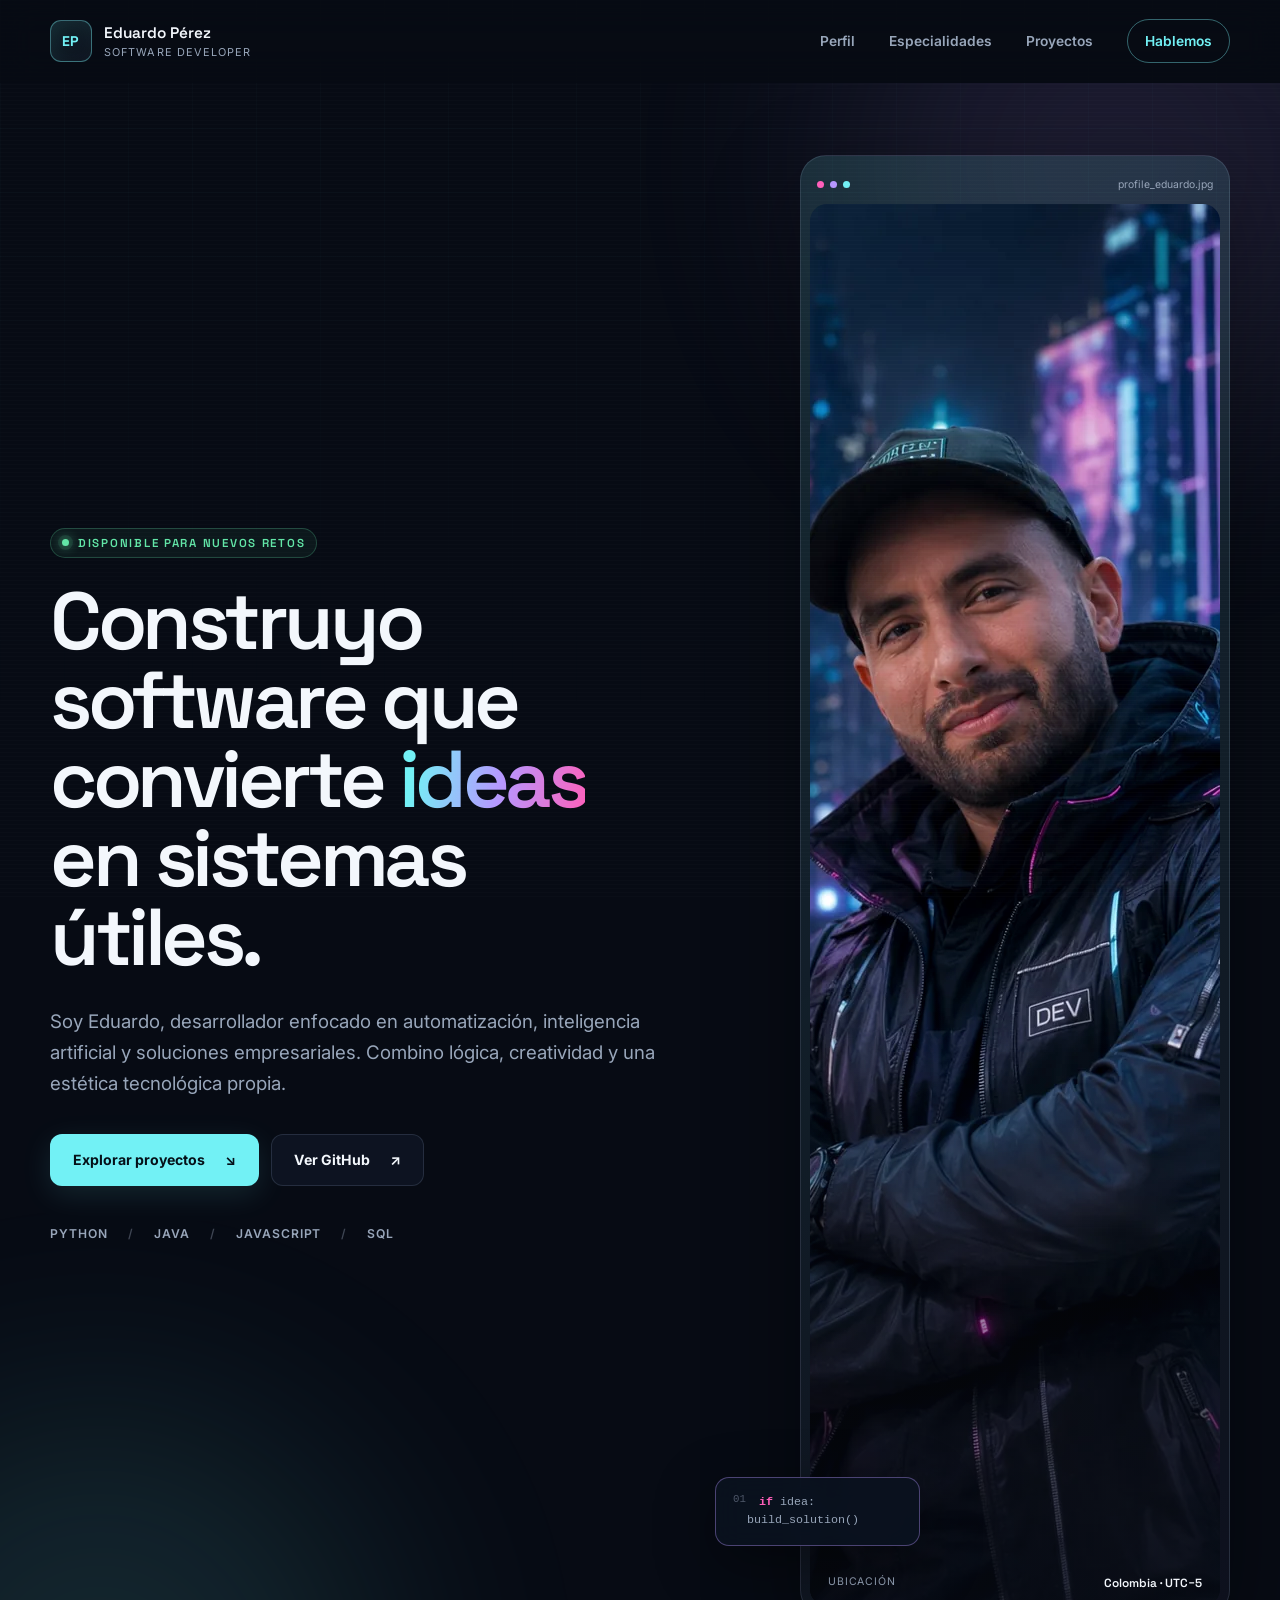
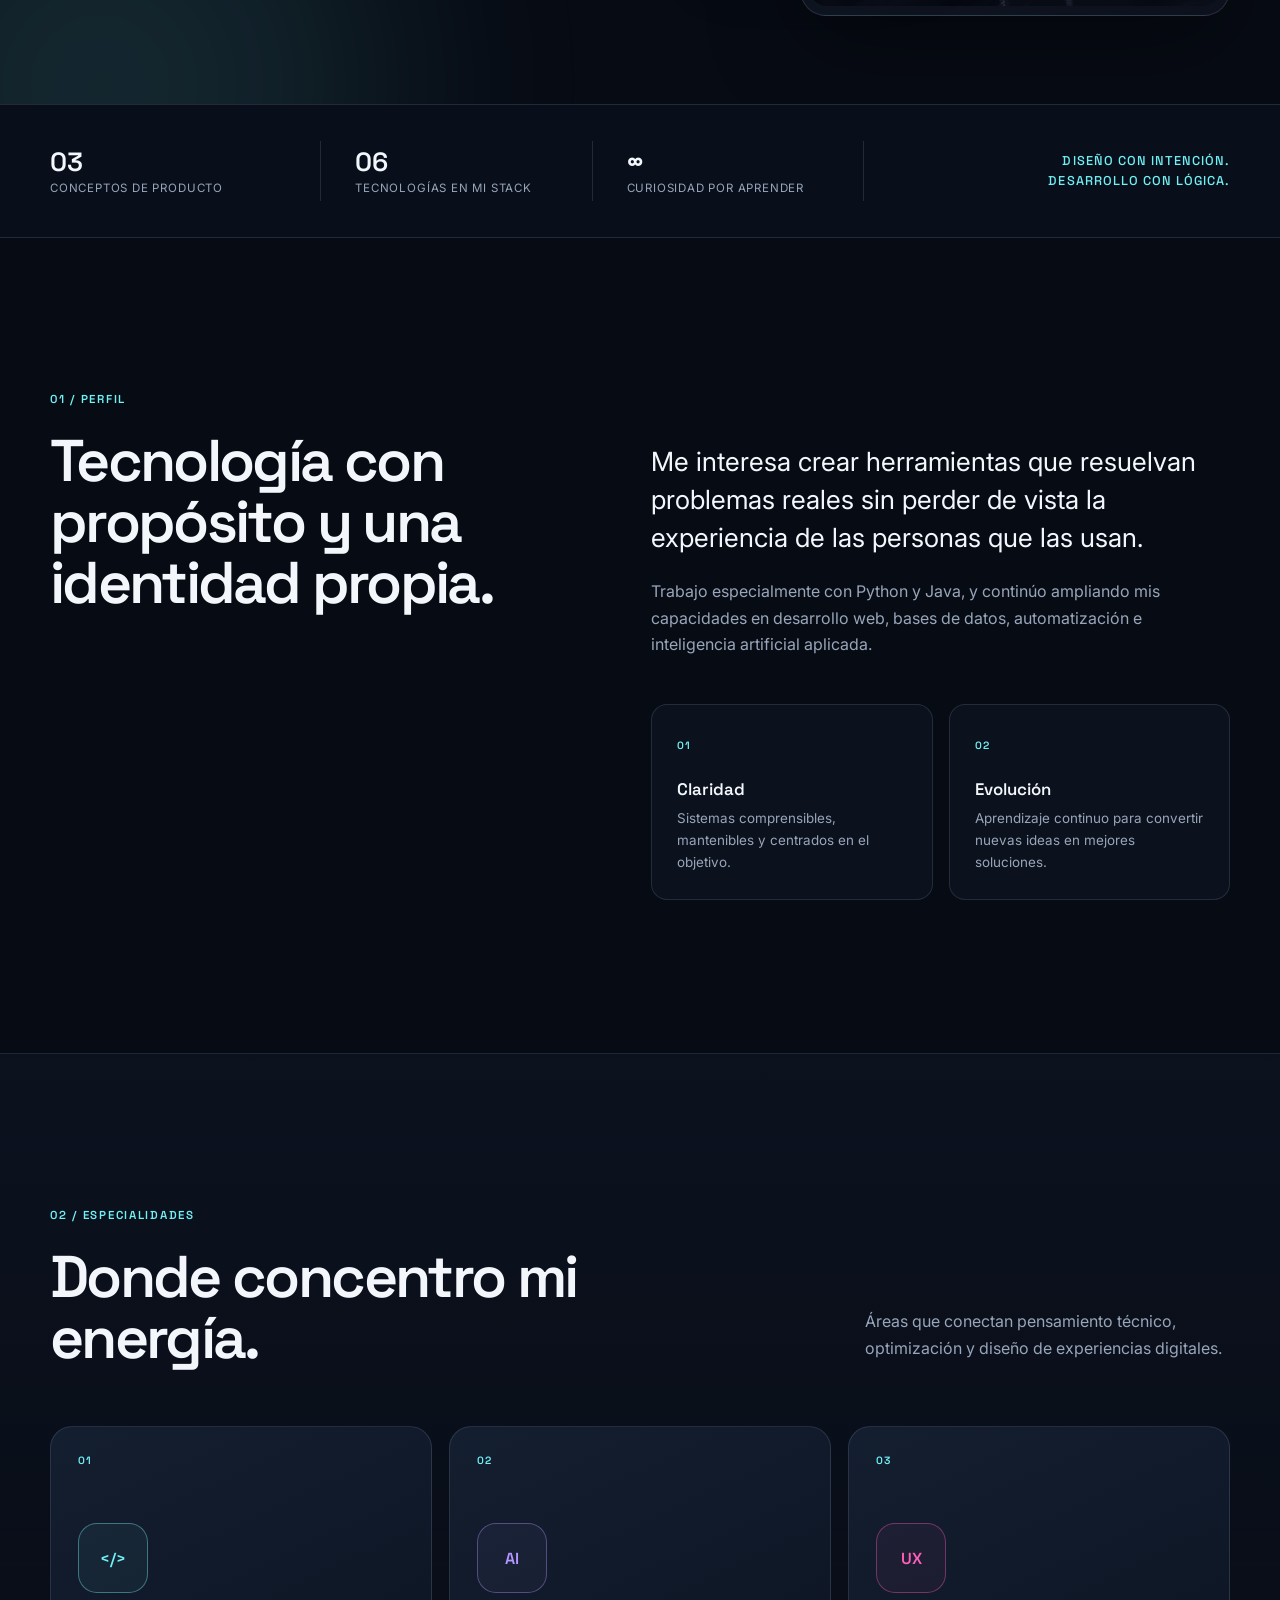
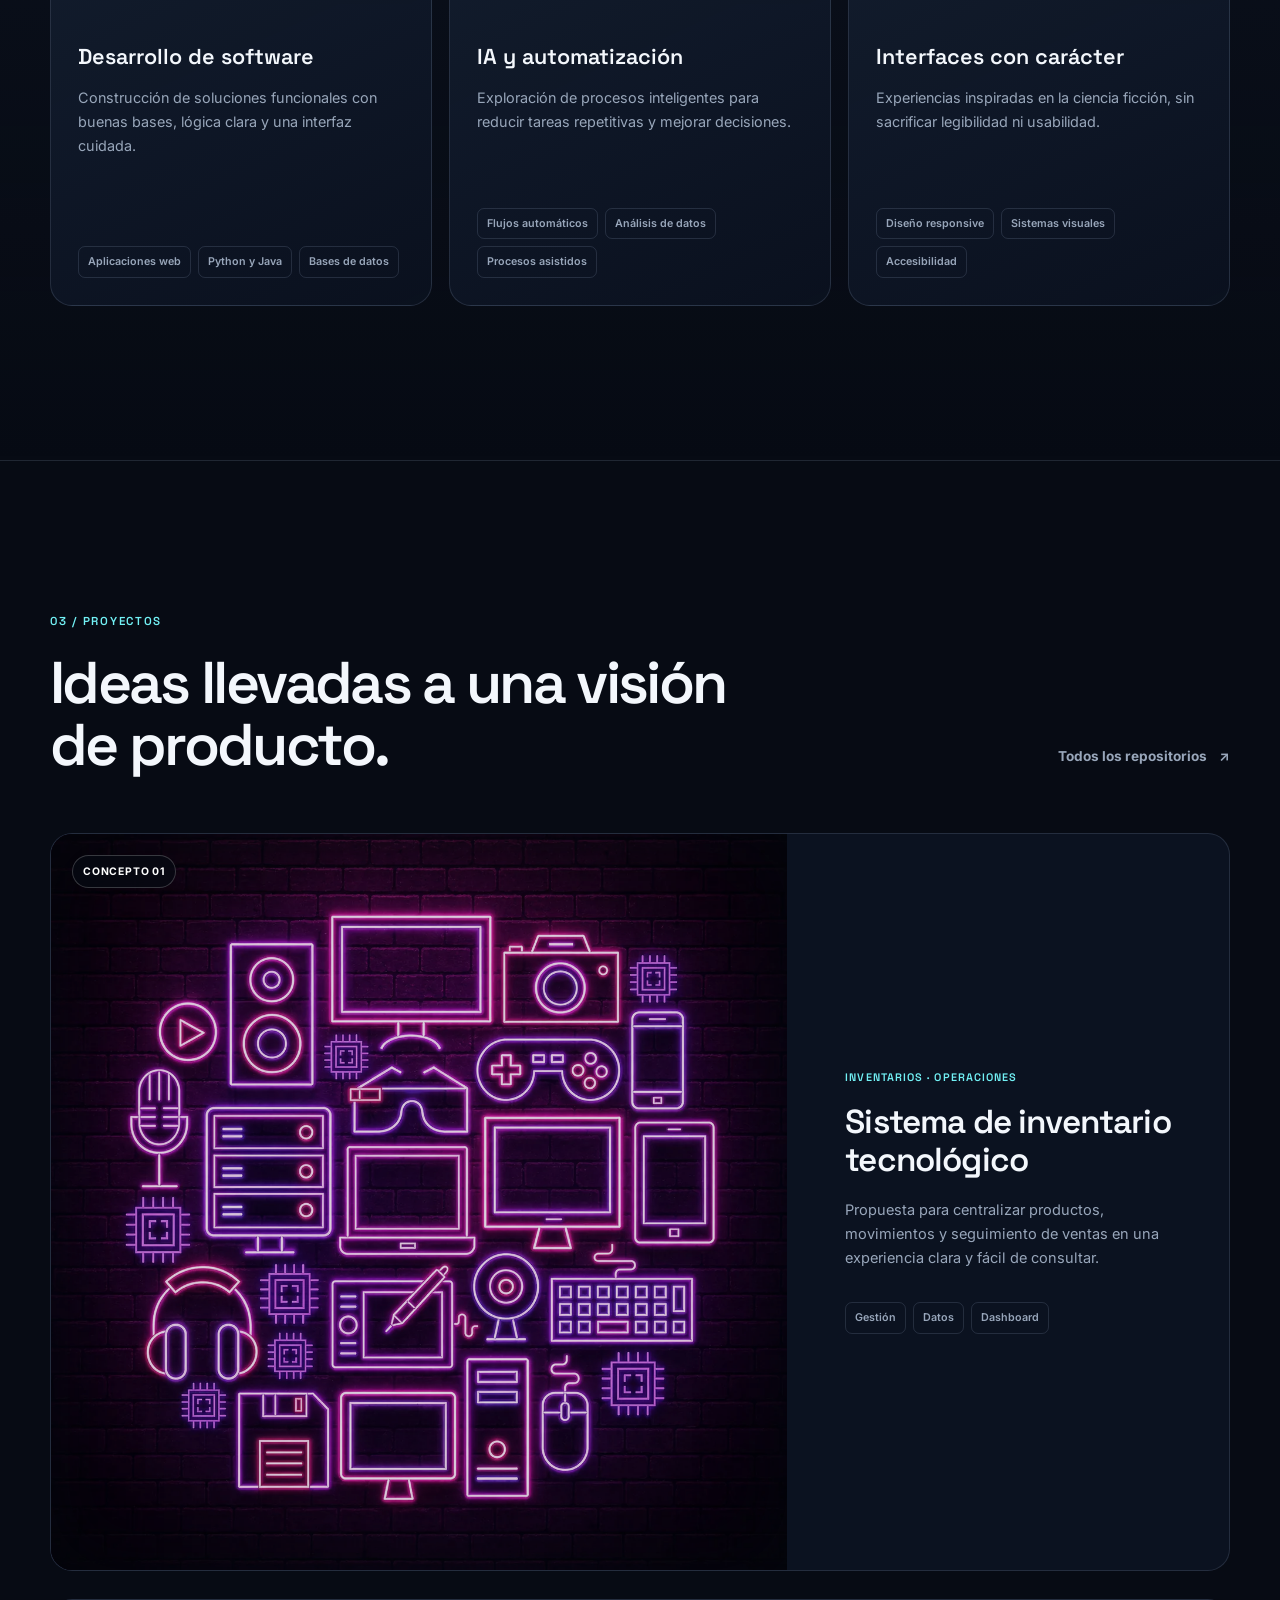
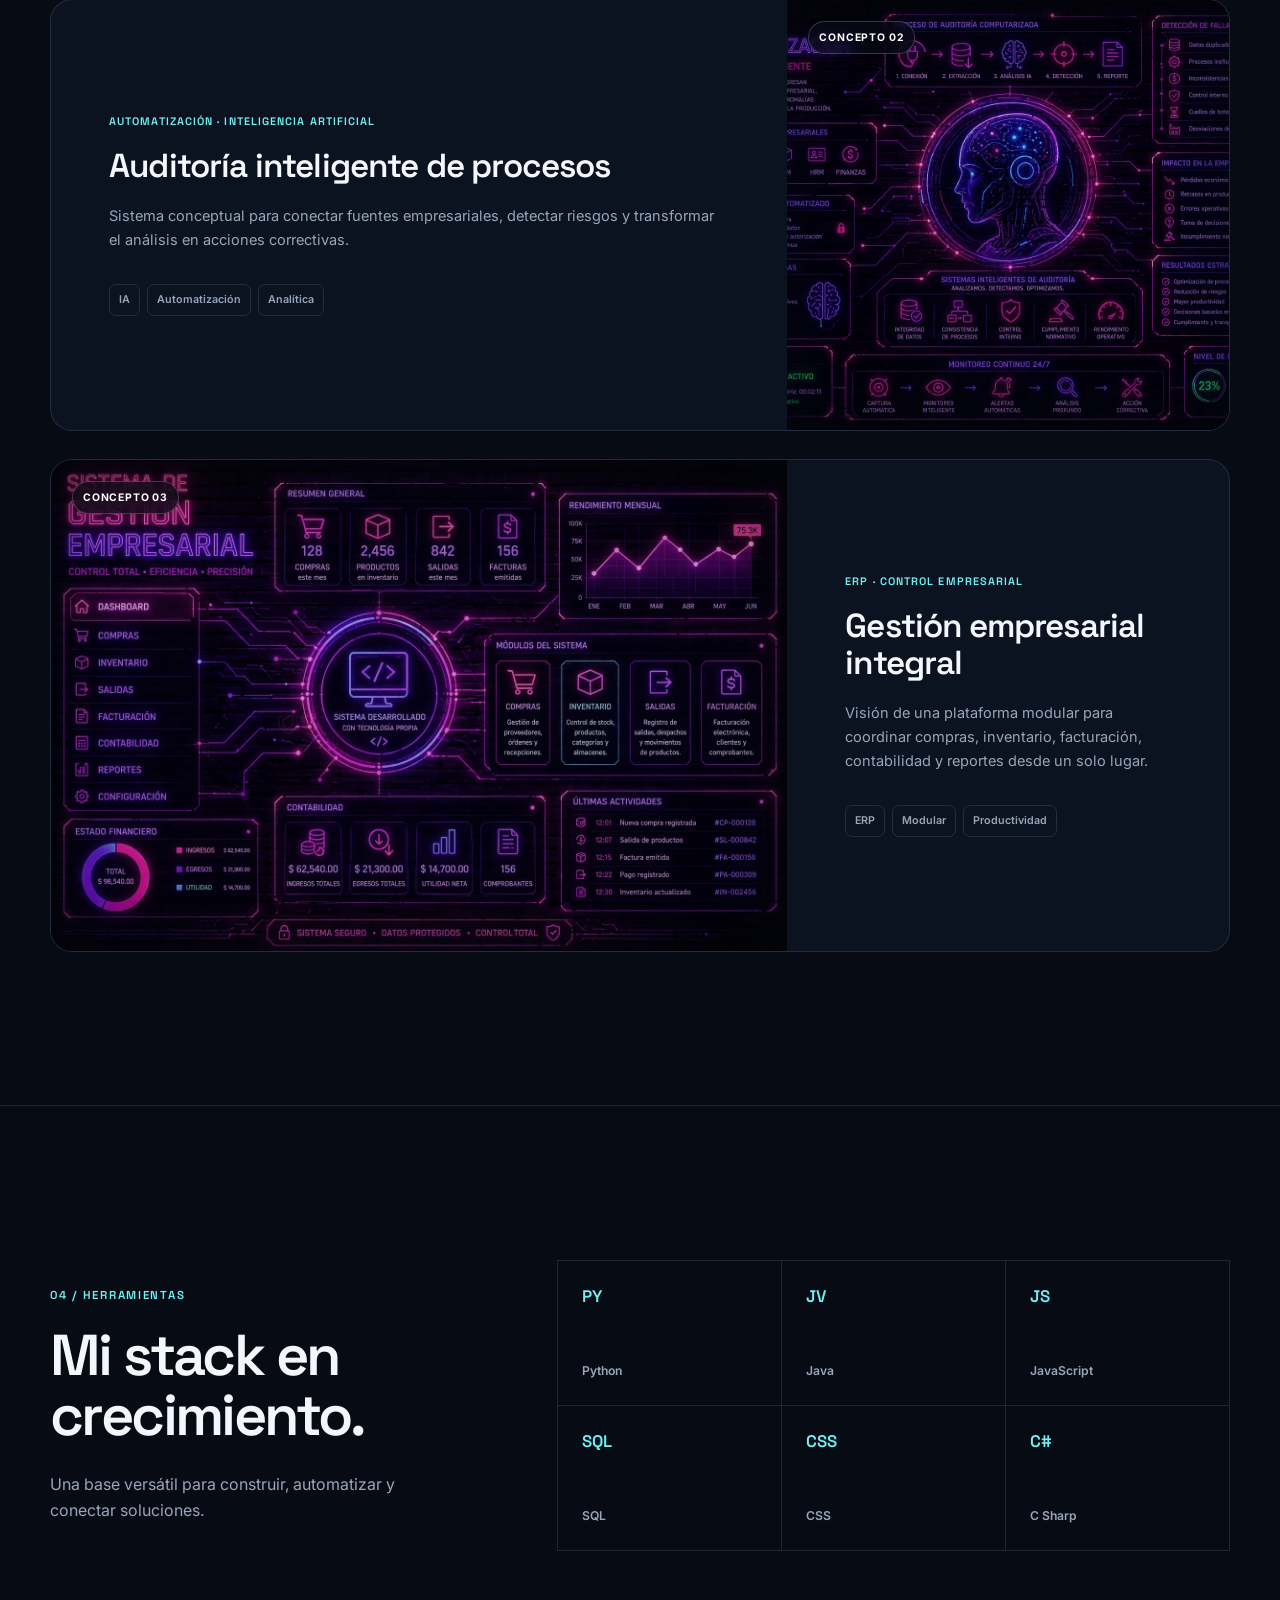
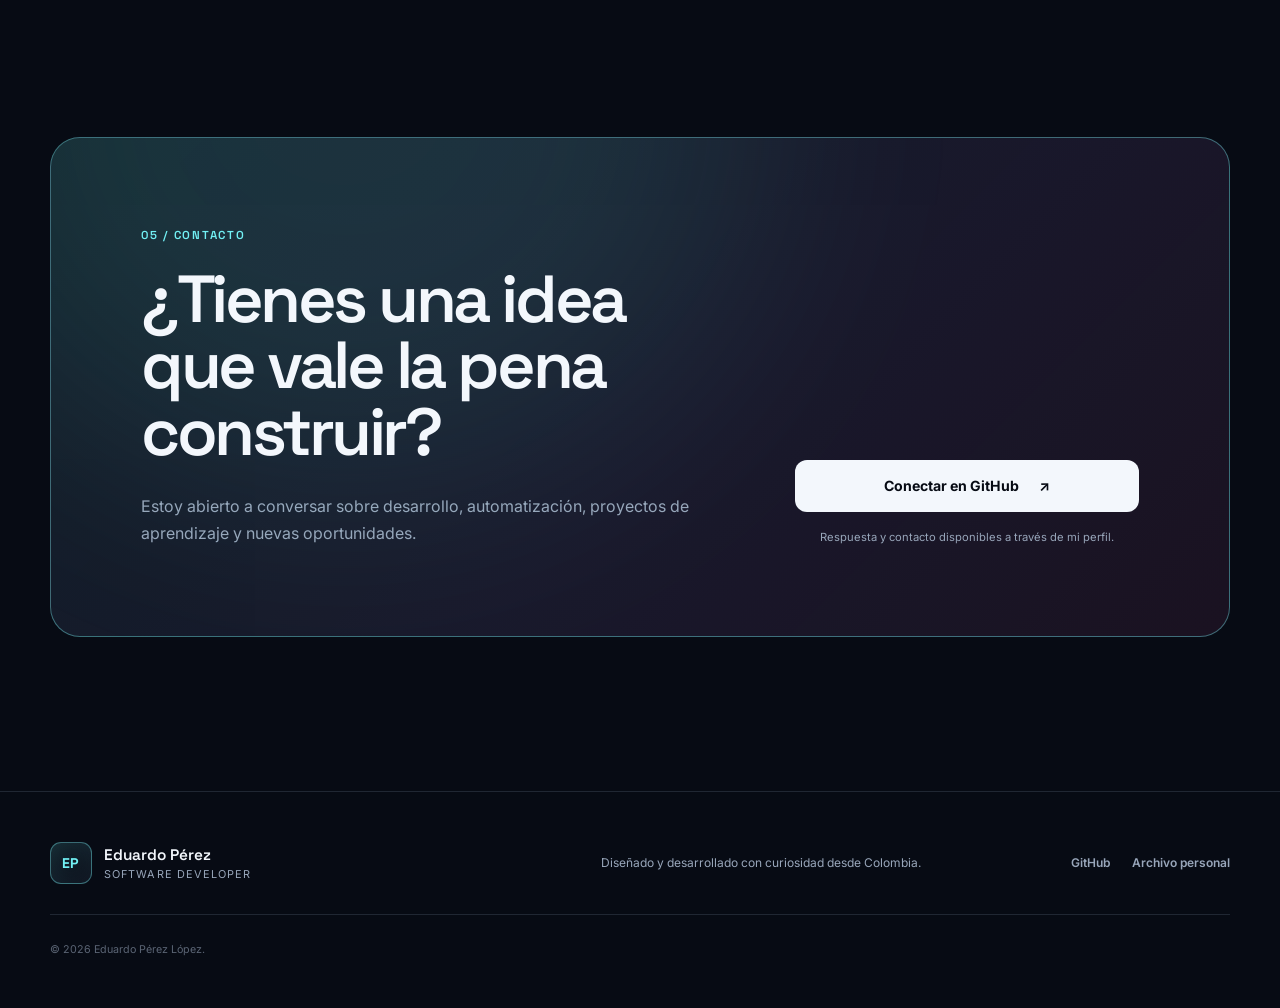
<file: index.html>
<!DOCTYPE html>
<html lang="es">

<head>
    <meta charset="UTF-8">
    <meta name="viewport" content="width=device-width, initial-scale=1.0">
    <meta name="description"
        content="Portafolio de Eduardo Pérez López, desarrollador de software enfocado en automatización, inteligencia artificial y sistemas empresariales.">
    <meta name="theme-color" content="#070b14">
    <meta property="og:type" content="website">
    <meta property="og:title" content="Eduardo Pérez — Desarrollador de software">
    <meta property="og:description"
        content="Software, automatización e inteligencia artificial con una identidad visual diferente.">
    <meta property="og:image" content="https://ares19punk.github.io/public/img/Eduardo_cyberpunk.png">
    <meta property="og:url" content="https://ares19punk.github.io/">
    <title>Eduardo Pérez | Desarrollador de software</title>
    <link rel="icon" href="./public/img/images.png" type="image/png">
    <link rel="preconnect" href="https://fonts.googleapis.com">
    <link rel="preconnect" href="https://fonts.gstatic.com" crossorigin>
    <link
        href="https://fonts.googleapis.com/css2?family=Inter:wght@400;500;600;700&family=Space+Grotesk:wght@500;600;700&display=swap"
        rel="stylesheet">
    <link rel="stylesheet" href="./src/css/portfolio.css">
    <script src="./src/js/main.js" defer></script>
</head>

<body>
    <a class="skip-link" href="#contenido">Saltar al contenido</a>
    <div class="scroll-progress" aria-hidden="true"><span></span></div>

    <header class="site-header">
        <div class="nav-shell">
            <a class="brand" href="#inicio" aria-label="Ir al inicio">
                <span class="brand-mark">EP</span>
                <span class="brand-copy">
                    <strong>Eduardo Pérez</strong>
                    <small>Software developer</small>
                </span>
            </a>

            <button class="menu-toggle" type="button" aria-expanded="false" aria-controls="main-nav"
                aria-label="Abrir menú de navegación">
                <span></span><span></span>
            </button>

            <nav id="main-nav" aria-label="Navegación principal">
                <a href="#perfil">Perfil</a>
                <a href="#especialidades">Especialidades</a>
                <a href="#proyectos">Proyectos</a>
                <a class="nav-cta" href="#contacto">Hablemos</a>
            </nav>
        </div>
    </header>

    <main id="contenido">
        <section class="hero" id="inicio" aria-labelledby="hero-title">
            <div class="hero-glow hero-glow-one" aria-hidden="true"></div>
            <div class="hero-glow hero-glow-two" aria-hidden="true"></div>
            <div class="container hero-grid">
                <div class="hero-copy reveal">
                    <p class="eyebrow"><span class="status-dot"></span> Disponible para nuevos retos</p>
                    <h1 id="hero-title">Construyo software que convierte <span>ideas</span> en sistemas útiles.</h1>
                    <p class="hero-lead">Soy Eduardo, desarrollador enfocado en automatización, inteligencia artificial
                        y soluciones empresariales. Combino lógica, creatividad y una estética tecnológica propia.</p>
                    <div class="hero-actions">
                        <a class="button button-primary" href="#proyectos">Explorar proyectos <span
                                aria-hidden="true">↘</span></a>
                        <a class="button button-secondary" href="https://github.com/Ares19punk" target="_blank"
                            rel="noopener noreferrer">Ver GitHub <span aria-hidden="true">↗</span></a>
                    </div>
                    <ul class="hero-stack" aria-label="Tecnologías principales">
                        <li>Python</li>
                        <li>Java</li>
                        <li>JavaScript</li>
                        <li>SQL</li>
                    </ul>
                </div>

                <div class="hero-visual reveal reveal-delay">
                    <div class="portrait-frame">
                        <div class="portrait-toolbar" aria-hidden="true">
                            <span></span><span></span><span></span>
                            <small>profile_eduardo.jpg</small>
                        </div>
                        <img src="./public/img/eduardo-cyberpunk.webp"
                            alt="Retrato de Eduardo Pérez en un entorno urbano futurista" width="1122" height="1402"
                            decoding="async" fetchpriority="high">
                        <div class="portrait-caption">
                            <span>Ubicación</span>
                            <strong>Colombia · UTC−5</strong>
                        </div>
                    </div>
                    <div class="code-card" aria-hidden="true">
                        <span>01</span>
                        <p><b>if</b> idea:<br>&nbsp;&nbsp;build_solution()</p>
                    </div>
                </div>
            </div>
        </section>

        <section class="signal-strip" aria-label="Resumen profesional">
            <div class="container signal-grid">
                <div><strong>03</strong><span>conceptos de producto</span></div>
                <div><strong>06</strong><span>tecnologías en mi stack</span></div>
                <div><strong>∞</strong><span>curiosidad por aprender</span></div>
                <p>Diseño con intención.<br>Desarrollo con lógica.</p>
            </div>
        </section>

        <section class="section profile-section" id="perfil" aria-labelledby="perfil-title">
            <div class="container two-column">
                <div class="section-heading reveal">
                    <p class="section-index">01 / PERFIL</p>
                    <h2 id="perfil-title">Tecnología con propósito y una identidad propia.</h2>
                </div>
                <div class="profile-copy reveal">
                    <p class="profile-intro">Me interesa crear herramientas que resuelvan problemas reales sin perder
                        de vista la experiencia de las personas que las usan.</p>
                    <p>Trabajo especialmente con Python y Java, y continúo ampliando mis capacidades en desarrollo web,
                        bases de datos, automatización e inteligencia artificial aplicada.</p>
                    <div class="principles">
                        <article>
                            <span>01</span>
                            <h3>Claridad</h3>
                            <p>Sistemas comprensibles, mantenibles y centrados en el objetivo.</p>
                        </article>
                        <article>
                            <span>02</span>
                            <h3>Evolución</h3>
                            <p>Aprendizaje continuo para convertir nuevas ideas en mejores soluciones.</p>
                        </article>
                    </div>
                </div>
            </div>
        </section>

        <section class="section expertise-section" id="especialidades" aria-labelledby="especialidades-title">
            <div class="container">
                <div class="section-heading horizontal reveal">
                    <div>
                        <p class="section-index">02 / ESPECIALIDADES</p>
                        <h2 id="especialidades-title">Donde concentro mi energía.</h2>
                    </div>
                    <p>Áreas que conectan pensamiento técnico, optimización y diseño de experiencias digitales.</p>
                </div>

                <div class="expertise-grid">
                    <article class="expertise-card reveal">
                        <span class="card-number">01</span>
                        <div class="card-symbol" aria-hidden="true">&lt;/&gt;</div>
                        <h3>Desarrollo de software</h3>
                        <p>Construcción de soluciones funcionales con buenas bases, lógica clara y una interfaz cuidada.
                        </p>
                        <ul>
                            <li>Aplicaciones web</li>
                            <li>Python y Java</li>
                            <li>Bases de datos</li>
                        </ul>
                    </article>
                    <article class="expertise-card reveal reveal-delay">
                        <span class="card-number">02</span>
                        <div class="card-symbol" aria-hidden="true">AI</div>
                        <h3>IA y automatización</h3>
                        <p>Exploración de procesos inteligentes para reducir tareas repetitivas y mejorar decisiones.</p>
                        <ul>
                            <li>Flujos automáticos</li>
                            <li>Análisis de datos</li>
                            <li>Procesos asistidos</li>
                        </ul>
                    </article>
                    <article class="expertise-card reveal reveal-delay-two">
                        <span class="card-number">03</span>
                        <div class="card-symbol" aria-hidden="true">UX</div>
                        <h3>Interfaces con carácter</h3>
                        <p>Experiencias inspiradas en la ciencia ficción, sin sacrificar legibilidad ni usabilidad.</p>
                        <ul>
                            <li>Diseño responsive</li>
                            <li>Sistemas visuales</li>
                            <li>Accesibilidad</li>
                        </ul>
                    </article>
                </div>
            </div>
        </section>

        <section class="section projects-section" id="proyectos" aria-labelledby="proyectos-title">
            <div class="container">
                <div class="section-heading horizontal reveal">
                    <div>
                        <p class="section-index">03 / PROYECTOS</p>
                        <h2 id="proyectos-title">Ideas llevadas a una visión de producto.</h2>
                    </div>
                    <a class="text-link" href="https://github.com/Ares19punk" target="_blank"
                        rel="noopener noreferrer">Todos los repositorios <span aria-hidden="true">↗</span></a>
                </div>

                <div class="projects-list">
                    <article class="project-card reveal">
                        <div class="project-image">
                            <img src="./public/img/inventario-cyber.webp"
                                alt="Composición visual de un sistema de inventario tecnológico" width="1254"
                                height="1254" loading="lazy" decoding="async">
                            <span>Concepto 01</span>
                        </div>
                        <div class="project-content">
                            <p class="project-type">Inventarios · Operaciones</p>
                            <h3>Sistema de inventario tecnológico</h3>
                            <p>Propuesta para centralizar productos, movimientos y seguimiento de ventas en una
                                experiencia clara y fácil de consultar.</p>
                            <div class="project-tags"><span>Gestión</span><span>Datos</span><span>Dashboard</span></div>
                        </div>
                    </article>

                    <article class="project-card project-card-reverse reveal">
                        <div class="project-image">
                            <img src="./public/img/sistema-automatizacion.webp"
                                alt="Panel conceptual de automatización empresarial asistida por inteligencia artificial"
                                width="1536" height="1024" loading="lazy" decoding="async">
                            <span>Concepto 02</span>
                        </div>
                        <div class="project-content">
                            <p class="project-type">Automatización · Inteligencia artificial</p>
                            <h3>Auditoría inteligente de procesos</h3>
                            <p>Sistema conceptual para conectar fuentes empresariales, detectar riesgos y transformar el
                                análisis en acciones correctivas.</p>
                            <div class="project-tags"><span>IA</span><span>Automatización</span><span>Analítica</span></div>
                        </div>
                    </article>

                    <article class="project-card reveal">
                        <div class="project-image">
                            <img src="./public/img/sistema-gestion-empresarial.webp"
                                alt="Interfaz conceptual de una plataforma de gestión empresarial" width="1536"
                                height="1024" loading="lazy" decoding="async">
                            <span>Concepto 03</span>
                        </div>
                        <div class="project-content">
                            <p class="project-type">ERP · Control empresarial</p>
                            <h3>Gestión empresarial integral</h3>
                            <p>Visión de una plataforma modular para coordinar compras, inventario, facturación,
                                contabilidad y reportes desde un solo lugar.</p>
                            <div class="project-tags"><span>ERP</span><span>Modular</span><span>Productividad</span></div>
                        </div>
                    </article>
                </div>
            </div>
        </section>

        <section class="section stack-section" aria-labelledby="stack-title">
            <div class="container stack-layout">
                <div class="section-heading reveal">
                    <p class="section-index">04 / HERRAMIENTAS</p>
                    <h2 id="stack-title">Mi stack en crecimiento.</h2>
                    <p>Una base versátil para construir, automatizar y conectar soluciones.</p>
                </div>
                <ul class="stack-grid reveal" aria-label="Lenguajes y tecnologías">
                    <li><strong>PY</strong><span>Python</span></li>
                    <li><strong>JV</strong><span>Java</span></li>
                    <li><strong>JS</strong><span>JavaScript</span></li>
                    <li><strong>SQL</strong><span>SQL</span></li>
                    <li><strong>CSS</strong><span>CSS</span></li>
                    <li><strong>C#</strong><span>C Sharp</span></li>
                </ul>
            </div>
        </section>

        <section class="section contact-section" id="contacto" aria-labelledby="contacto-title">
            <div class="container contact-panel reveal">
                <div>
                    <p class="section-index">05 / CONTACTO</p>
                    <h2 id="contacto-title">¿Tienes una idea que vale la pena construir?</h2>
                    <p>Estoy abierto a conversar sobre desarrollo, automatización, proyectos de aprendizaje y nuevas
                        oportunidades.</p>
                </div>
                <div class="contact-actions">
                    <a class="button button-light" href="https://github.com/Ares19punk" target="_blank"
                        rel="noopener noreferrer">Conectar en GitHub <span aria-hidden="true">↗</span></a>
                    <small>Respuesta y contacto disponibles a través de mi perfil.</small>
                </div>
            </div>
        </section>
    </main>

    <footer class="site-footer">
        <div class="container footer-grid">
            <a class="brand footer-brand" href="#inicio">
                <span class="brand-mark">EP</span>
                <span class="brand-copy"><strong>Eduardo Pérez</strong><small>Software developer</small></span>
            </a>
            <p>Diseñado y desarrollado con curiosidad desde Colombia.</p>
            <div class="footer-links">
                <a href="https://github.com/Ares19punk" target="_blank" rel="noopener noreferrer">GitHub</a>
                <a href="./src/view/mascotas.html">Archivo personal</a>
            </div>
            <small>© <span id="current-year">2026</span> Eduardo Pérez López.</small>
        </div>
    </footer>
</body>

</html>
</file>
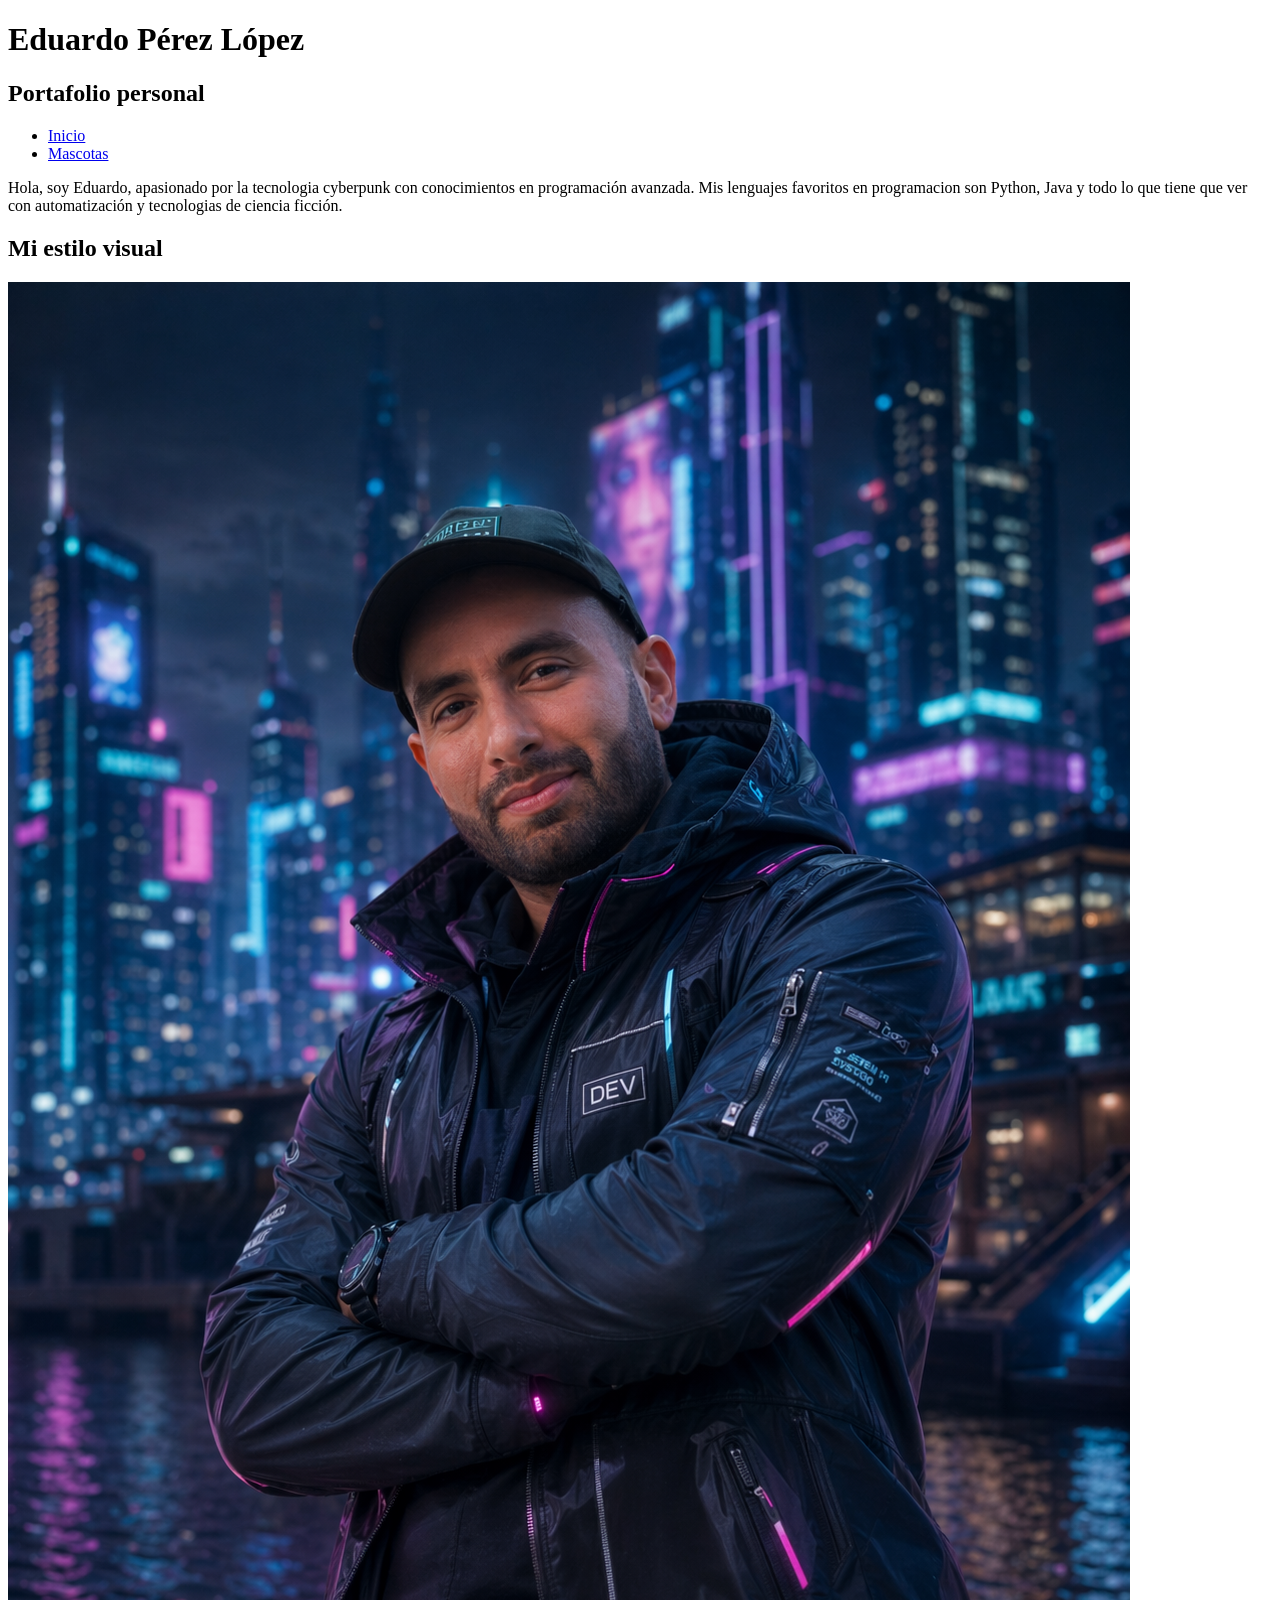
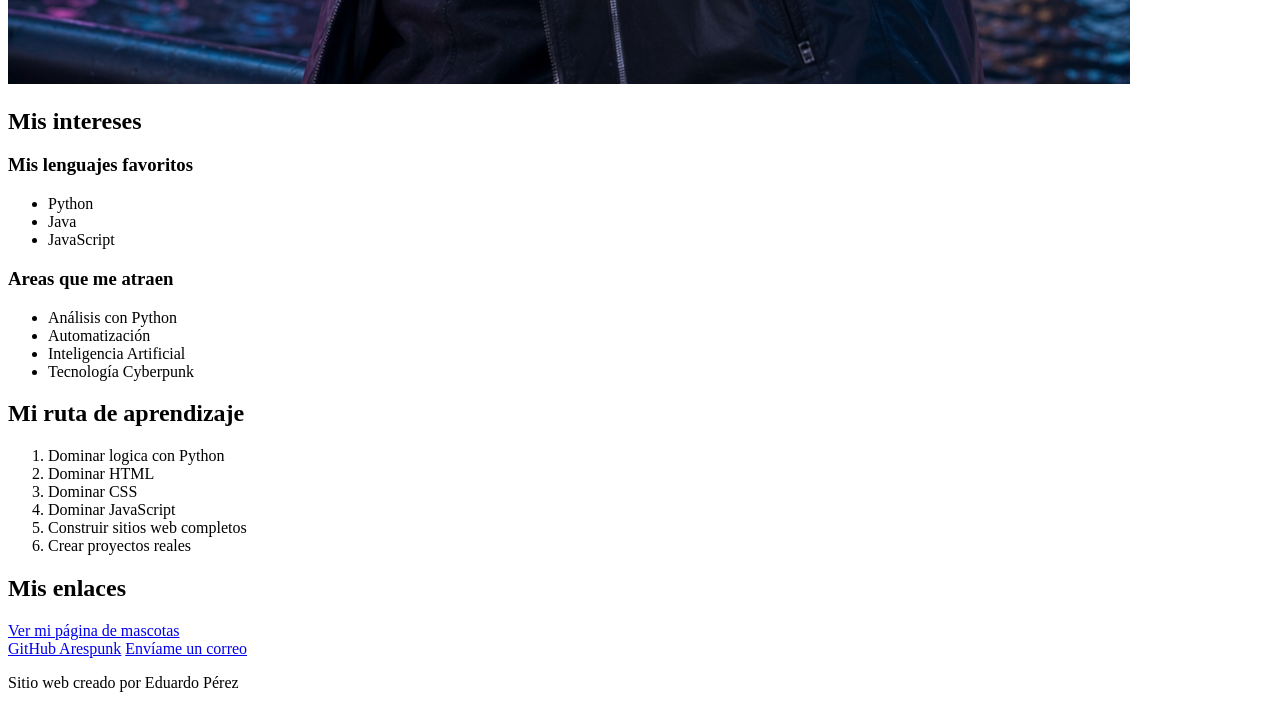
<file: src/view/index.html>
<!DOCTYPE html>
<html lang="es">
<head>
    <meta charset="UTF-8">
    <meta name="viewport" content="width=device-width, initial-scale=1.0">
    <title>Portafolio de Eduardo Pérez</title>
    <link rel="shortcut icon" href="./img/images.png">   
</head>
<body>
    <header>
        <h1>Eduardo Pérez López</h1>
        <h2>Portafolio personal</h2>
    </header>
    <nav>
        <ul>
            <li><a href="index.html">Inicio</a></li>
            <li><a href="mascotas.html">Mascotas</a></li>
        </ul>
    </nav>
    <main>
        <section id="presentacion">
            <p>Hola, soy Eduardo, apasionado por la tecnologia cyberpunk con conocimientos en programación
            avanzada. Mis lenguajes favoritos en programacion son <span>Python</span>, Java y todo lo que tiene que ver
            con automatización y tecnologias de ciencia ficción.</p>
        </section>
        <section>
            <h2>Mi estilo visual</h2>
            <img src="../../public/img/Eduardo_cyberpunk.png" alt="Eduardo Programando en un entorno cyberpunk">
        </section>
        <section>
            <h2>Mis intereses</h2>
            <h3>Mis lenguajes favoritos</h3>
            <ul>
                <li>Python</li>
                <li>Java</li>
                <li>JavaScript</li>
            </ul>
            <h3>Areas que me atraen</h3>
            <ul>
                <li>Análisis con Python</li>
                <li>Automatización</li>
                <li>Inteligencia Artificial</li>
                <li>Tecnología Cyberpunk</li>
            </ul>
        </section>
        <section>
            <h2>Mi ruta de aprendizaje</h2>
            <ol>
                <li>Dominar logica con Python</li>
                <li>Dominar HTML</li>
                <li>Dominar CSS</li>
                <li>Dominar JavaScript</li>
                <li>Construir sitios web completos</li>
                <li>Crear proyectos reales</li>
            </ol>
        </section>
         <section>
            <h2>Mis enlaces</h2>
            <a class="enlace-navegacion" href="mascotas.html">Ver mi página de mascotas</a>
            <div>
                <a class="enlace-contacto" href="https://github.com/Ares19punk" target="_blank">GitHub Arespunk</a>
                <a class="enlace-contacto" href="mailto:arespunk@ejemplo.com">Envíame un correo</a>
            </div>
            
        </section>
    </main>
    <footer>
        <p>Sitio web creado por Eduardo Pérez</p>
    </footer>

</body>
</html>
</file>
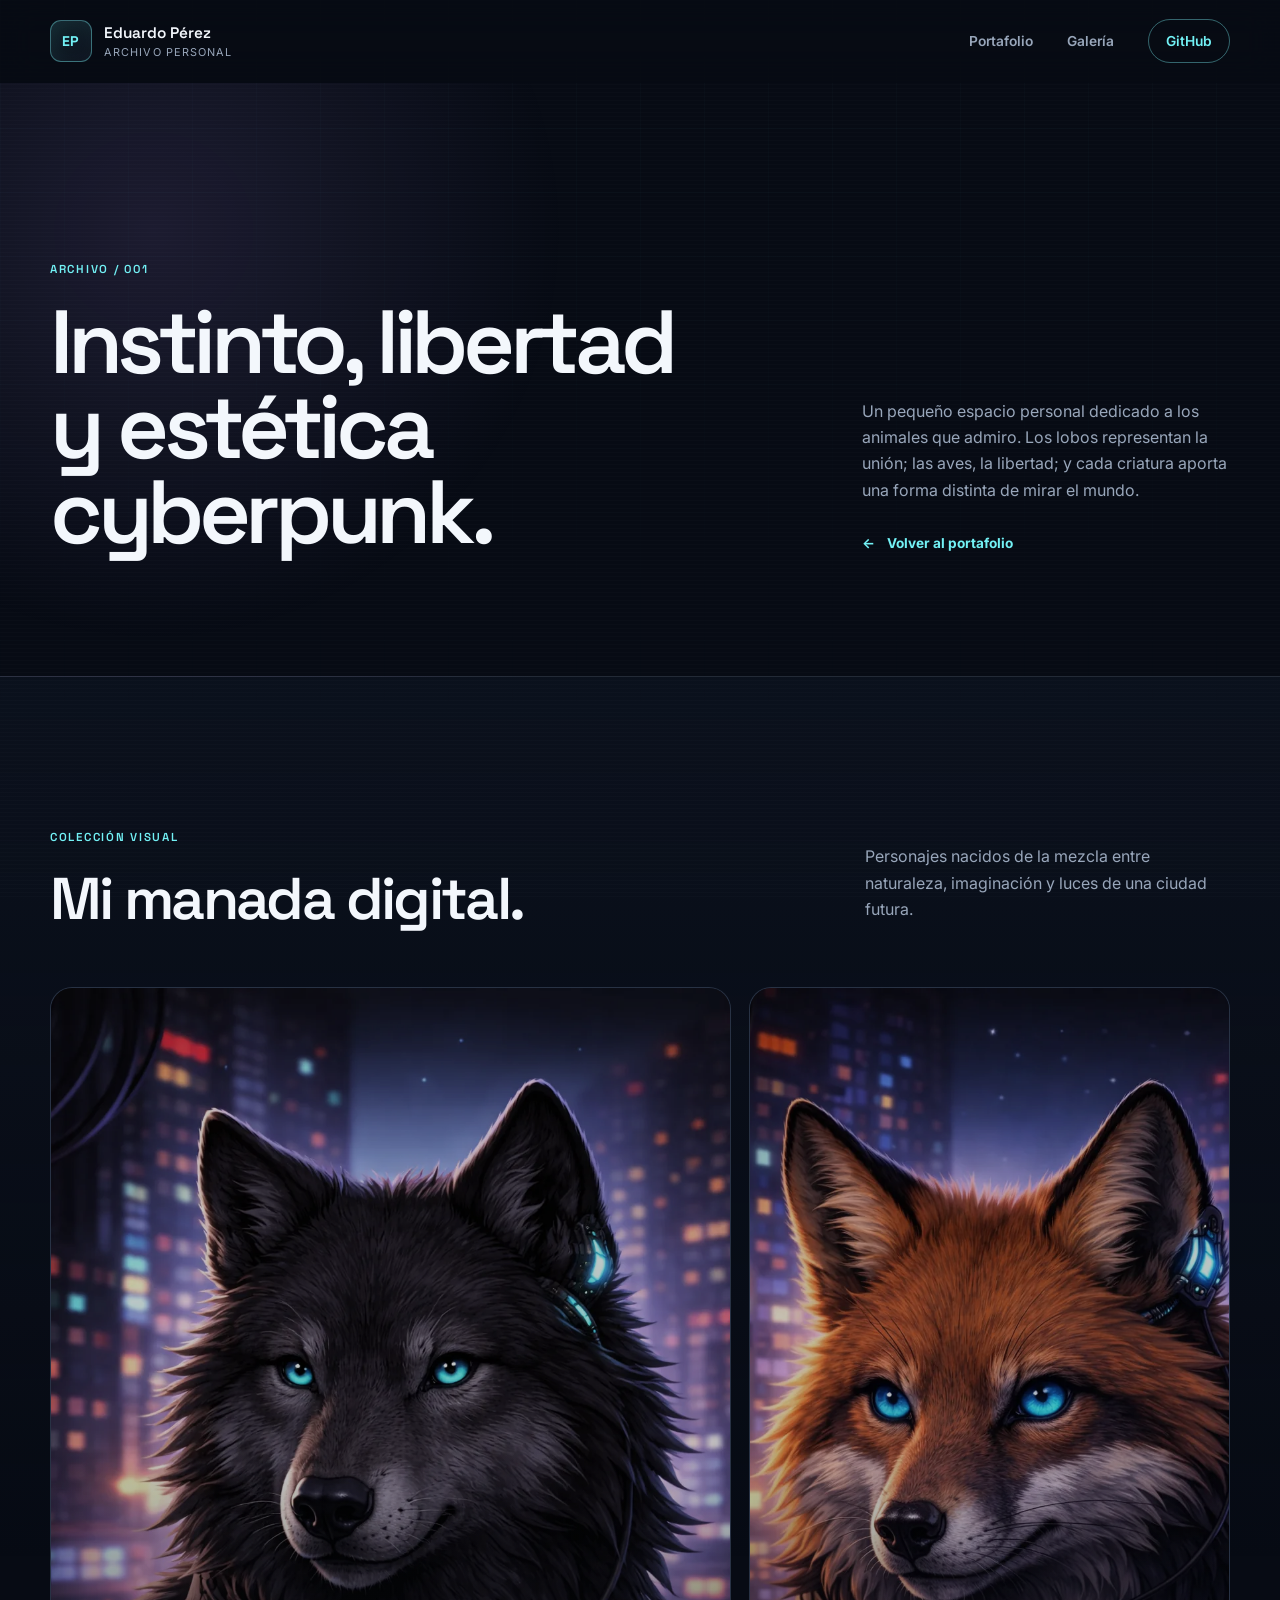
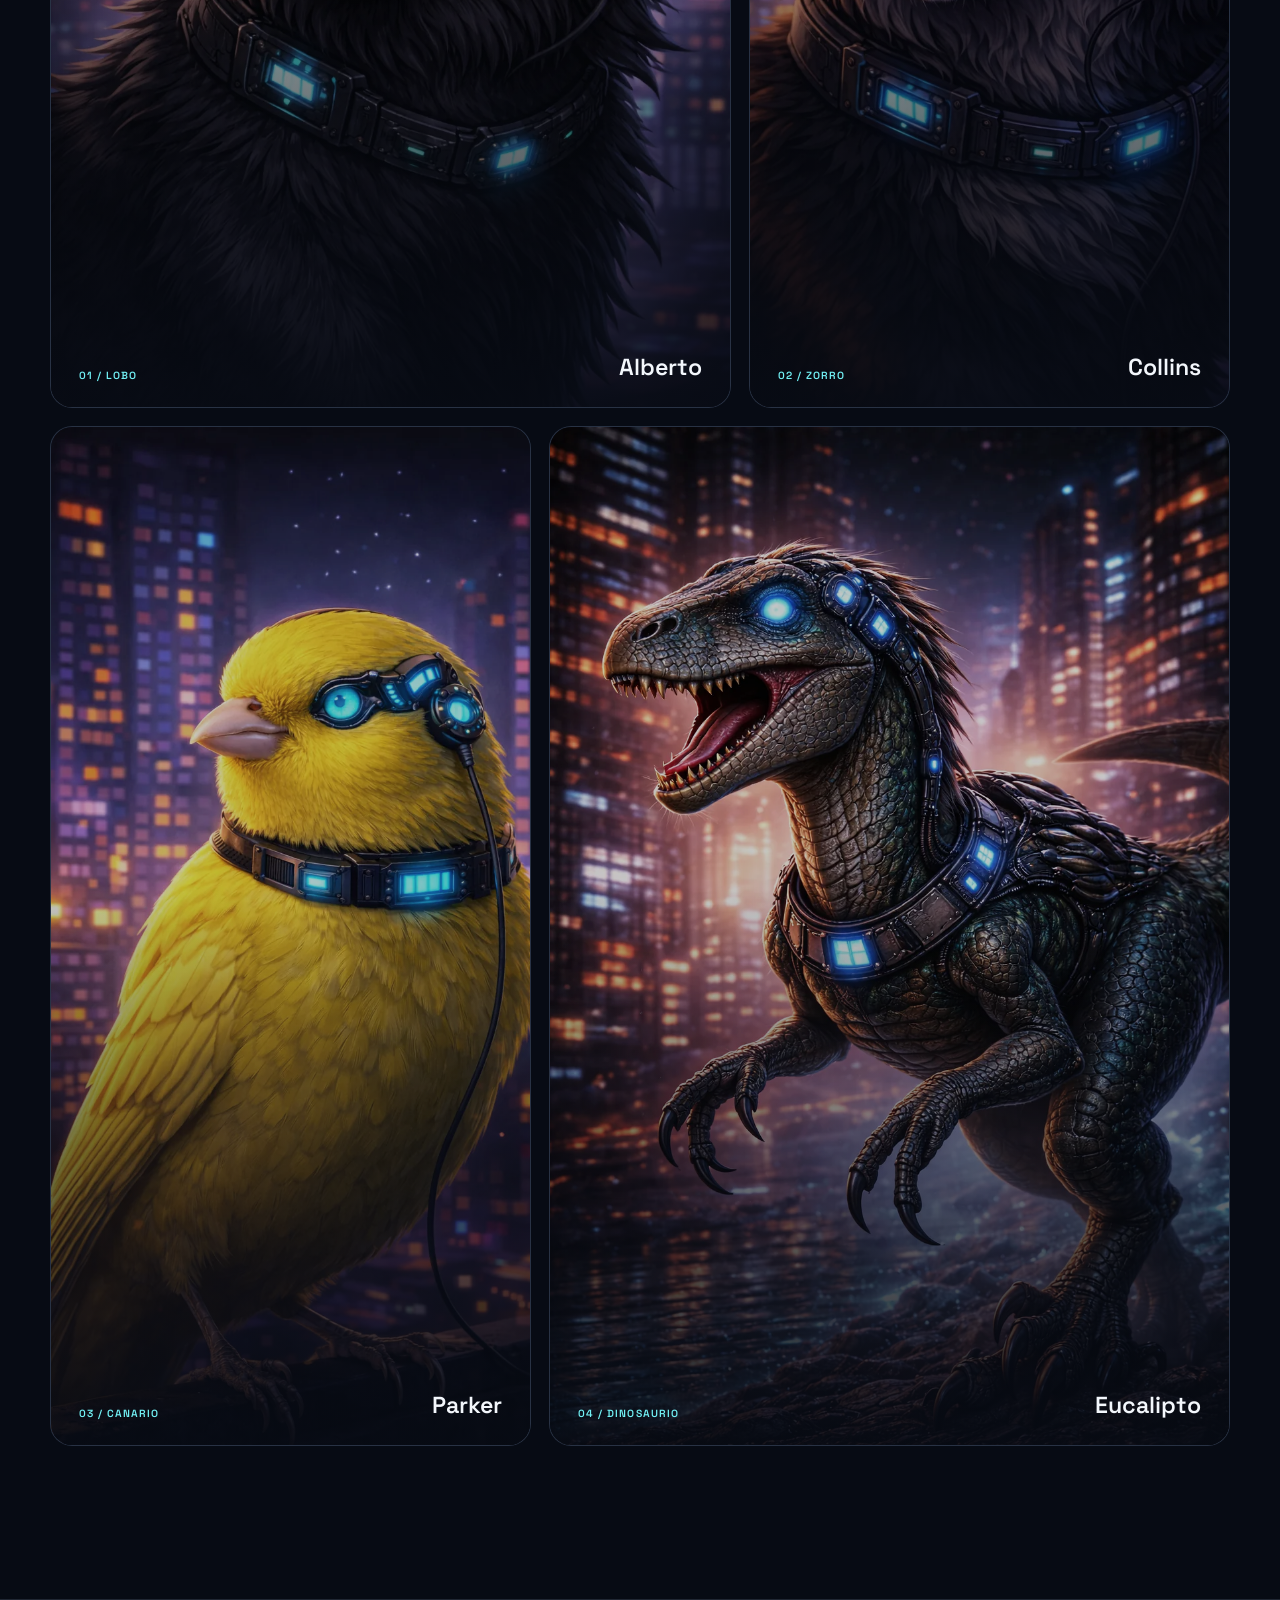
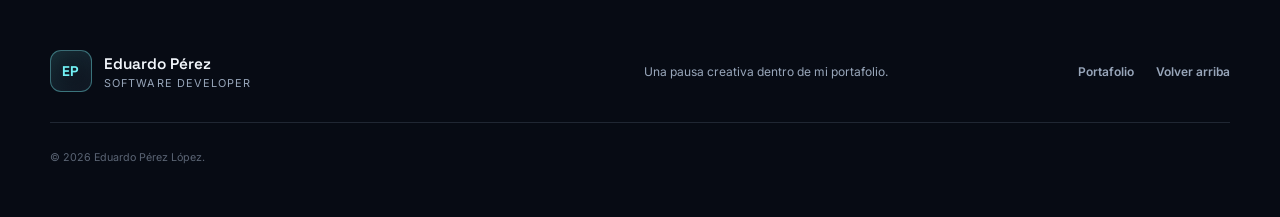
<file: src/view/mascotas.html>
<!DOCTYPE html>
<html lang="es">

<head>
    <meta charset="UTF-8">
    <meta name="viewport" content="width=device-width, initial-scale=1.0">
    <meta name="description" content="Archivo visual personal de Eduardo Pérez inspirado en animales y estética cyberpunk.">
    <meta name="theme-color" content="#070b14">
    <title>Archivo personal | Eduardo Pérez</title>
    <link rel="icon" href="../../public/img/images.png" type="image/png">
    <link rel="preconnect" href="https://fonts.googleapis.com">
    <link rel="preconnect" href="https://fonts.gstatic.com" crossorigin>
    <link
        href="https://fonts.googleapis.com/css2?family=Inter:wght@400;500;600;700&family=Space+Grotesk:wght@500;600;700&display=swap"
        rel="stylesheet">
    <link rel="stylesheet" href="../css/portfolio.css">
    <script src="../js/main.js" defer></script>
</head>

<body class="archive-body">
    <a class="skip-link" href="#contenido">Saltar al contenido</a>
    <div class="scroll-progress" aria-hidden="true"><span></span></div>

    <header class="site-header">
        <div class="nav-shell">
            <a class="brand" href="../../index.html" aria-label="Volver al portafolio">
                <span class="brand-mark">EP</span>
                <span class="brand-copy"><strong>Eduardo Pérez</strong><small>Archivo personal</small></span>
            </a>
            <button class="menu-toggle" type="button" aria-expanded="false" aria-controls="main-nav"
                aria-label="Abrir menú de navegación"><span></span><span></span></button>
            <nav id="main-nav" aria-label="Navegación principal">
                <a href="../../index.html">Portafolio</a>
                <a href="#galeria">Galería</a>
                <a class="nav-cta" href="https://github.com/Ares19punk" target="_blank"
                    rel="noopener noreferrer">GitHub</a>
            </nav>
        </div>
    </header>

    <main id="contenido">
        <section class="archive-hero" id="inicio" aria-labelledby="archive-title">
            <div class="container archive-hero-grid">
                <div class="reveal">
                    <p class="section-index">ARCHIVO / 001</p>
                    <h1 id="archive-title">Instinto, libertad y estética cyberpunk.</h1>
                </div>
                <div class="archive-intro reveal reveal-delay">
                    <p>Un pequeño espacio personal dedicado a los animales que admiro. Los lobos representan la unión;
                        las aves, la libertad; y cada criatura aporta una forma distinta de mirar el mundo.</p>
                    <a class="text-link" href="../../index.html"><span aria-hidden="true">←</span> Volver al portafolio</a>
                </div>
            </div>
        </section>

        <section class="archive-gallery section" id="galeria" aria-labelledby="gallery-title">
            <div class="container">
                <div class="section-heading horizontal reveal">
                    <div>
                        <p class="section-index">COLECCIÓN VISUAL</p>
                        <h2 id="gallery-title">Mi manada digital.</h2>
                    </div>
                    <p>Personajes nacidos de la mezcla entre naturaleza, imaginación y luces de una ciudad futura.</p>
                </div>
                <div class="animal-grid">
                    <figure class="animal-card animal-card-featured reveal">
                        <img src="../../public/img/lobo.webp" alt="Lobo con estética cyberpunk" width="1024"
                            height="1536" loading="lazy" decoding="async">
                        <figcaption><span>01 / LOBO</span><strong>Alberto</strong></figcaption>
                    </figure>
                    <figure class="animal-card reveal reveal-delay">
                        <img src="../../public/img/zorro.webp" alt="Zorro con estética cyberpunk" width="1024"
                            height="1536" loading="lazy" decoding="async">
                        <figcaption><span>02 / ZORRO</span><strong>Collins</strong></figcaption>
                    </figure>
                    <figure class="animal-card reveal">
                        <img src="../../public/img/canario.webp" alt="Canario con estética cyberpunk" width="1024"
                            height="1536" loading="lazy" decoding="async">
                        <figcaption><span>03 / CANARIO</span><strong>Parker</strong></figcaption>
                    </figure>
                    <figure class="animal-card animal-card-wide reveal reveal-delay">
                        <img src="../../public/img/dinosaurio.webp" alt="Dinosaurio con estética cyberpunk" width="1024"
                            height="1536" loading="lazy" decoding="async">
                        <figcaption><span>04 / DINOSAURIO</span><strong>Eucalipto</strong></figcaption>
                    </figure>
                </div>
            </div>
        </section>
    </main>

    <footer class="site-footer">
        <div class="container footer-grid">
            <a class="brand footer-brand" href="../../index.html">
                <span class="brand-mark">EP</span>
                <span class="brand-copy"><strong>Eduardo Pérez</strong><small>Software developer</small></span>
            </a>
            <p>Una pausa creativa dentro de mi portafolio.</p>
            <div class="footer-links"><a href="../../index.html">Portafolio</a><a href="#inicio">Volver arriba</a></div>
            <small>© <span id="current-year">2026</span> Eduardo Pérez López.</small>
        </div>
    </footer>
</body>

</html>
</file>
<file: src/css/portfolio.css>
:root {
    --bg: #070b14;
    --bg-soft: #0b1220;
    --surface: #101827;
    --surface-light: #141f31;
    --line: rgba(168, 187, 218, 0.16);
    --line-strong: rgba(126, 249, 255, 0.38);
    --text: #f3f7fc;
    --muted: #98a6ba;
    --cyan: #72f1f5;
    --violet: #b697ff;
    --pink: #ff5fba;
    --green: #62e6a7;
    --title: "Space Grotesk", sans-serif;
    --body: "Inter", sans-serif;
    --container: 1180px;
    --radius: 22px;
}

*,
*::before,
*::after {
    box-sizing: border-box;
}

html {
    scroll-behavior: smooth;
    scroll-padding-top: 100px;
}

body {
    margin: 0;
    overflow-x: hidden;
    background: var(--bg);
    color: var(--text);
    font-family: var(--body);
    font-size: 16px;
    line-height: 1.65;
    -webkit-font-smoothing: antialiased;
}

body::before {
    content: "";
    position: fixed;
    inset: 0;
    z-index: -2;
    pointer-events: none;
    background-image: linear-gradient(rgba(114, 241, 245, 0.025) 1px, transparent 1px),
        linear-gradient(90deg, rgba(114, 241, 245, 0.025) 1px, transparent 1px);
    background-size: 64px 64px;
    mask-image: linear-gradient(to bottom, black, transparent 85%);
}

body::after {
    content: "";
    position: fixed;
    inset: 0;
    z-index: 20;
    pointer-events: none;
    opacity: 0.035;
    background: repeating-linear-gradient(0deg, transparent 0, transparent 3px, #fff 4px);
}

img {
    display: block;
    max-width: 100%;
}

a {
    color: inherit;
}

button,
a {
    -webkit-tap-highlight-color: transparent;
}

:focus-visible {
    outline: 2px solid var(--cyan);
    outline-offset: 4px;
}

.skip-link {
    position: fixed;
    top: 12px;
    left: 12px;
    z-index: 1000;
    padding: 10px 16px;
    border-radius: 8px;
    background: var(--text);
    color: var(--bg);
    font-weight: 700;
    transform: translateY(-150%);
    transition: transform 180ms ease;
}

.skip-link:focus {
    transform: translateY(0);
}

.container {
    width: min(calc(100% - 40px), var(--container));
    margin-inline: auto;
}

.scroll-progress {
    position: fixed;
    inset: 0 0 auto;
    z-index: 200;
    height: 2px;
    background: transparent;
}

.scroll-progress span {
    display: block;
    width: 0;
    height: 100%;
    background: linear-gradient(90deg, var(--cyan), var(--violet), var(--pink));
}

.site-header {
    position: sticky;
    top: 0;
    z-index: 100;
    border-bottom: 1px solid transparent;
    background: rgba(7, 11, 20, 0.74);
    backdrop-filter: blur(18px);
    transition: border-color 200ms ease, background 200ms ease;
}

.site-header.scrolled {
    border-color: var(--line);
    background: rgba(7, 11, 20, 0.92);
}

.nav-shell {
    width: min(calc(100% - 40px), var(--container));
    min-height: 82px;
    margin-inline: auto;
    display: flex;
    align-items: center;
    justify-content: space-between;
    gap: 28px;
}

.brand {
    display: inline-flex;
    align-items: center;
    gap: 12px;
    text-decoration: none;
}

.brand-mark {
    width: 42px;
    height: 42px;
    display: grid;
    place-items: center;
    border: 1px solid var(--line-strong);
    border-radius: 11px;
    color: var(--cyan);
    font: 700 0.88rem var(--title);
    letter-spacing: 0.06em;
    background: linear-gradient(145deg, rgba(114, 241, 245, 0.12), rgba(182, 151, 255, 0.04));
    box-shadow: inset 0 0 20px rgba(114, 241, 245, 0.05);
}

.brand-copy {
    display: grid;
    line-height: 1.15;
}

.brand-copy strong {
    font: 600 0.96rem var(--title);
}

.brand-copy small {
    margin-top: 4px;
    color: var(--muted);
    font-size: 0.68rem;
    letter-spacing: 0.1em;
    text-transform: uppercase;
}

#main-nav {
    display: flex;
    align-items: center;
    gap: 34px;
}

#main-nav a {
    position: relative;
    color: var(--muted);
    font-size: 0.86rem;
    font-weight: 600;
    text-decoration: none;
    transition: color 160ms ease;
}

#main-nav a:not(.nav-cta)::after {
    content: "";
    position: absolute;
    right: 0;
    bottom: -8px;
    left: 0;
    height: 1px;
    background: var(--cyan);
    transform: scaleX(0);
    transform-origin: right;
    transition: transform 180ms ease;
}

#main-nav a:hover,
#main-nav a.active {
    color: var(--text);
}

#main-nav a:hover::after,
#main-nav a.active::after {
    transform: scaleX(1);
    transform-origin: left;
}

#main-nav .nav-cta {
    padding: 10px 17px;
    border: 1px solid var(--line-strong);
    border-radius: 999px;
    color: var(--cyan);
}

.menu-toggle {
    display: none;
    width: 44px;
    height: 44px;
    border: 1px solid var(--line);
    border-radius: 11px;
    background: var(--surface);
    cursor: pointer;
}

.menu-toggle span {
    display: block;
    width: 20px;
    height: 1px;
    margin: 6px auto;
    background: var(--text);
    transition: transform 180ms ease;
}

.hero {
    position: relative;
    min-height: calc(100vh - 82px);
    min-height: calc(100svh - 82px);
    display: grid;
    align-items: center;
    overflow: hidden;
    padding: 72px 0 88px;
}

.hero-glow {
    position: absolute;
    z-index: -1;
    width: 560px;
    height: 560px;
    border-radius: 50%;
    filter: blur(120px);
    opacity: 0.12;
}

.hero-glow-one {
    top: -200px;
    right: -120px;
    background: var(--violet);
}

.hero-glow-two {
    bottom: -260px;
    left: -180px;
    background: var(--cyan);
}

.hero-grid {
    display: grid;
    grid-template-columns: minmax(0, 1.12fr) minmax(340px, 0.78fr);
    align-items: center;
    gap: clamp(56px, 8vw, 118px);
}

.eyebrow,
.section-index {
    margin: 0 0 24px;
    color: var(--cyan);
    font: 600 0.72rem var(--title);
    letter-spacing: 0.15em;
    text-transform: uppercase;
}

.eyebrow {
    display: inline-flex;
    align-items: center;
    gap: 9px;
    padding: 7px 11px;
    border: 1px solid rgba(98, 230, 167, 0.24);
    border-radius: 999px;
    color: var(--green);
    background: rgba(98, 230, 167, 0.06);
}

.status-dot {
    width: 7px;
    height: 7px;
    border-radius: 50%;
    background: var(--green);
    box-shadow: 0 0 0 4px rgba(98, 230, 167, 0.1), 0 0 12px var(--green);
}

.hero h1 {
    max-width: 770px;
    margin: 0;
    font: 600 clamp(3rem, 6.3vw, 5.85rem)/0.98 var(--title);
    letter-spacing: -0.055em;
}

.hero h1 span {
    color: transparent;
    background: linear-gradient(100deg, var(--cyan) 10%, var(--violet) 55%, var(--pink));
    background-clip: text;
    -webkit-background-clip: text;
}

.hero-lead {
    max-width: 650px;
    margin: 30px 0 0;
    color: var(--muted);
    font-size: clamp(1.02rem, 1.6vw, 1.17rem);
}

.hero-actions {
    display: flex;
    flex-wrap: wrap;
    gap: 12px;
    margin-top: 34px;
}

.button {
    min-height: 52px;
    display: inline-flex;
    align-items: center;
    justify-content: center;
    gap: 20px;
    padding: 0 22px;
    border: 1px solid transparent;
    border-radius: 12px;
    font-size: 0.88rem;
    font-weight: 700;
    text-decoration: none;
    transition: transform 180ms ease, border-color 180ms ease, box-shadow 180ms ease;
}

.button:hover {
    transform: translateY(-2px);
}

.button-primary {
    color: #051018;
    background: var(--cyan);
    box-shadow: 0 8px 30px rgba(114, 241, 245, 0.12);
}

.button-primary:hover {
    box-shadow: 0 12px 34px rgba(114, 241, 245, 0.22);
}

.button-secondary {
    border-color: var(--line);
    color: var(--text);
    background: rgba(16, 24, 39, 0.7);
}

.button-secondary:hover {
    border-color: var(--line-strong);
}

.hero-stack {
    margin: 38px 0 0;
    padding: 0;
    display: flex;
    flex-wrap: wrap;
    gap: 20px;
    color: var(--muted);
    list-style: none;
    font-size: 0.76rem;
    font-weight: 600;
    letter-spacing: 0.08em;
    text-transform: uppercase;
}

.hero-stack li {
    display: flex;
    align-items: center;
    gap: 20px;
}

.hero-stack li:not(:last-child)::after {
    content: "/";
    color: rgba(152, 166, 186, 0.38);
}

.hero-visual {
    position: relative;
    width: min(100%, 430px);
    justify-self: end;
}

.portrait-frame {
    position: relative;
    overflow: hidden;
    padding: 9px;
    border: 1px solid var(--line);
    border-radius: 26px;
    background: linear-gradient(145deg, rgba(114, 241, 245, 0.14), rgba(182, 151, 255, 0.04));
    box-shadow: 0 28px 90px rgba(0, 0, 0, 0.4);
}

.portrait-frame::after {
    content: "";
    position: absolute;
    inset: 48px 9px 9px;
    pointer-events: none;
    border-radius: 0 0 17px 17px;
    background: linear-gradient(to top, rgba(7, 11, 20, 0.74), transparent 45%);
}

.portrait-toolbar {
    height: 39px;
    display: flex;
    align-items: center;
    gap: 6px;
    padding-inline: 7px;
}

.portrait-toolbar span {
    width: 7px;
    height: 7px;
    border-radius: 50%;
    background: var(--pink);
}

.portrait-toolbar span:nth-child(2) {
    background: var(--violet);
}

.portrait-toolbar span:nth-child(3) {
    background: var(--cyan);
}

.portrait-toolbar small {
    margin-left: auto;
    color: var(--muted);
    font-size: 0.65rem;
}

.portrait-frame img {
    width: 100%;
    aspect-ratio: 4 / 4.65;
    border-radius: 17px;
    object-fit: cover;
    object-position: center 28%;
    filter: saturate(0.88) contrast(1.03);
}

.portrait-caption {
    position: absolute;
    right: 27px;
    bottom: 25px;
    left: 27px;
    z-index: 2;
    display: flex;
    align-items: end;
    justify-content: space-between;
    gap: 20px;
}

.portrait-caption span {
    color: var(--muted);
    font-size: 0.66rem;
    letter-spacing: 0.08em;
    text-transform: uppercase;
}

.portrait-caption strong {
    font: 600 0.74rem var(--title);
}

.code-card {
    position: absolute;
    bottom: 70px;
    left: -85px;
    z-index: 5;
    width: 205px;
    padding: 15px 17px;
    border: 1px solid rgba(182, 151, 255, 0.38);
    border-radius: 14px;
    background: rgba(11, 18, 32, 0.9);
    box-shadow: 0 18px 60px rgba(0, 0, 0, 0.38);
    backdrop-filter: blur(14px);
}

.code-card span {
    float: left;
    margin-right: 13px;
    color: rgba(152, 166, 186, 0.48);
    font: 0.67rem monospace;
}

.code-card p {
    margin: 0;
    color: var(--muted);
    font: 0.73rem/1.6 monospace;
}

.code-card b {
    color: var(--pink);
}

.signal-strip {
    border-block: 1px solid var(--line);
    background: rgba(11, 18, 32, 0.62);
}

.signal-grid {
    min-height: 132px;
    display: grid;
    grid-template-columns: repeat(3, 1fr) 1.35fr;
    align-items: center;
}

.signal-grid>div {
    min-height: 60px;
    padding-right: 26px;
    display: grid;
    align-content: center;
    border-right: 1px solid var(--line);
}

.signal-grid>div+div {
    padding-left: 34px;
}

.signal-grid strong {
    font: 600 1.65rem var(--title);
    color: var(--text);
}

.signal-grid span {
    color: var(--muted);
    font-size: 0.72rem;
    text-transform: uppercase;
    letter-spacing: 0.07em;
}

.signal-grid>p {
    margin: 0;
    padding-left: 44px;
    color: var(--cyan);
    font: 500 0.8rem/1.6 var(--title);
    letter-spacing: 0.08em;
    text-align: right;
    text-transform: uppercase;
}

.section {
    padding: clamp(96px, 12vw, 156px) 0;
}

.section-heading h2 {
    max-width: 690px;
    margin: 0;
    font: 600 clamp(2.2rem, 4.6vw, 4.3rem)/1.04 var(--title);
    letter-spacing: -0.045em;
}

.section-heading.horizontal {
    display: flex;
    align-items: end;
    justify-content: space-between;
    gap: 50px;
    margin-bottom: 58px;
}

.section-heading.horizontal>p,
.section-heading.horizontal>.text-link {
    width: min(100%, 365px);
    margin: 0 0 7px;
    color: var(--muted);
}

.two-column {
    display: grid;
    grid-template-columns: 0.9fr 1.1fr;
    gap: clamp(70px, 10vw, 140px);
}

.profile-section {
    border-bottom: 1px solid var(--line);
}

.profile-copy {
    padding-top: 50px;
}

.profile-copy>p {
    margin: 0 0 22px;
    color: var(--muted);
}

.profile-copy .profile-intro {
    color: var(--text);
    font-size: clamp(1.25rem, 2.3vw, 1.65rem);
    line-height: 1.45;
}

.principles {
    display: grid;
    grid-template-columns: repeat(2, 1fr);
    gap: 16px;
    margin-top: 46px;
}

.principles article {
    padding: 25px;
    border: 1px solid var(--line);
    border-radius: 16px;
    background: rgba(16, 24, 39, 0.5);
}

.principles span,
.card-number {
    color: var(--cyan);
    font: 600 0.66rem var(--title);
    letter-spacing: 0.1em;
}

.principles h3 {
    margin: 22px 0 7px;
    font: 600 1.05rem var(--title);
}

.principles p {
    margin: 0;
    color: var(--muted);
    font-size: 0.84rem;
}

.expertise-section {
    background: linear-gradient(180deg, rgba(16, 24, 39, 0.55), transparent);
}

.expertise-grid {
    display: grid;
    grid-template-columns: repeat(3, 1fr);
    gap: 17px;
}

.expertise-card {
    position: relative;
    min-height: 480px;
    display: flex;
    flex-direction: column;
    padding: 27px;
    overflow: hidden;
    border: 1px solid var(--line);
    border-radius: var(--radius);
    background: linear-gradient(155deg, rgba(20, 31, 49, 0.98), rgba(11, 18, 32, 0.9));
    transition: transform 220ms ease, border-color 220ms ease;
}

.expertise-card::before {
    content: "";
    position: absolute;
    top: -120px;
    right: -120px;
    width: 240px;
    height: 240px;
    border-radius: 50%;
    background: var(--cyan);
    filter: blur(90px);
    opacity: 0;
    transition: opacity 220ms ease;
}

.expertise-card:nth-child(2)::before {
    background: var(--violet);
}

.expertise-card:nth-child(3)::before {
    background: var(--pink);
}

.expertise-card:hover {
    transform: translateY(-6px);
    border-color: var(--line-strong);
}

.expertise-card:hover::before {
    opacity: 0.14;
}

.card-symbol {
    width: 70px;
    height: 70px;
    margin: 56px 0 50px;
    display: grid;
    place-items: center;
    border: 1px solid var(--line-strong);
    border-radius: 19px;
    color: var(--cyan);
    background: rgba(114, 241, 245, 0.05);
    font: 600 1rem var(--title);
}

.expertise-card:nth-child(2) .card-symbol {
    border-color: rgba(182, 151, 255, 0.38);
    color: var(--violet);
    background: rgba(182, 151, 255, 0.05);
}

.expertise-card:nth-child(3) .card-symbol {
    border-color: rgba(255, 95, 186, 0.38);
    color: var(--pink);
    background: rgba(255, 95, 186, 0.05);
}

.expertise-card h3 {
    margin: 0 0 16px;
    font: 600 1.35rem var(--title);
}

.expertise-card>p {
    margin: 0;
    color: var(--muted);
    font-size: 0.9rem;
}

.expertise-card ul {
    margin: auto 0 0;
    padding: 26px 0 0;
    display: flex;
    flex-wrap: wrap;
    gap: 7px;
    list-style: none;
}

.expertise-card li,
.project-tags span {
    padding: 6px 9px;
    border: 1px solid var(--line);
    border-radius: 7px;
    color: var(--muted);
    font-size: 0.67rem;
    font-weight: 600;
}

.projects-section {
    border-block: 1px solid var(--line);
}

.text-link {
    display: inline-flex;
    align-items: center;
    justify-content: flex-end;
    gap: 12px;
    font-size: 0.85rem;
    font-weight: 700;
    text-decoration: none;
}

.text-link:hover {
    color: var(--cyan) !important;
}

.projects-list {
    display: grid;
    gap: 28px;
}

.project-card {
    display: grid;
    grid-template-columns: minmax(0, 1.25fr) minmax(320px, 0.75fr);
    overflow: hidden;
    border: 1px solid var(--line);
    border-radius: var(--radius);
    background: var(--bg-soft);
}

.project-card-reverse .project-image {
    order: 2;
}

.project-image {
    position: relative;
    min-height: 430px;
    overflow: hidden;
    background: #11051a;
}

.project-image::after {
    content: "";
    position: absolute;
    inset: 0;
    box-shadow: inset 0 0 80px rgba(7, 11, 20, 0.58);
    pointer-events: none;
}

.project-image img {
    width: 100%;
    height: 100%;
    object-fit: cover;
    filter: saturate(0.82) brightness(0.86);
    transition: transform 600ms cubic-bezier(0.2, 0.7, 0.2, 1), filter 300ms ease;
}

.project-card:hover .project-image img {
    transform: scale(1.035);
    filter: saturate(1) brightness(0.96);
}

.project-image>span {
    position: absolute;
    top: 21px;
    left: 21px;
    z-index: 2;
    padding: 7px 10px;
    border: 1px solid rgba(255, 255, 255, 0.2);
    border-radius: 999px;
    color: #fff;
    background: rgba(7, 11, 20, 0.68);
    backdrop-filter: blur(10px);
    font-size: 0.65rem;
    font-weight: 700;
    letter-spacing: 0.08em;
    text-transform: uppercase;
}

.project-content {
    display: flex;
    flex-direction: column;
    justify-content: center;
    padding: clamp(32px, 5vw, 58px);
}

.project-type {
    margin: 0 0 19px;
    color: var(--cyan);
    font: 600 0.68rem var(--title);
    letter-spacing: 0.1em;
    text-transform: uppercase;
}

.project-content h3 {
    margin: 0 0 20px;
    font: 600 clamp(1.55rem, 2.6vw, 2.2rem)/1.12 var(--title);
    letter-spacing: -0.025em;
}

.project-content>p:not(.project-type) {
    margin: 0;
    color: var(--muted);
    font-size: 0.91rem;
}

.project-tags {
    margin-top: 32px;
    display: flex;
    flex-wrap: wrap;
    gap: 7px;
}

.stack-layout {
    display: grid;
    grid-template-columns: 0.72fr 1.28fr;
    align-items: center;
    gap: clamp(60px, 10vw, 130px);
}

.stack-section .section-heading h2 {
    font-size: clamp(2.3rem, 4.5vw, 3.8rem);
}

.stack-section .section-heading>p:last-child {
    max-width: 400px;
    margin: 25px 0 0;
    color: var(--muted);
}

.stack-grid {
    margin: 0;
    padding: 0;
    display: grid;
    grid-template-columns: repeat(3, 1fr);
    border-top: 1px solid var(--line);
    border-left: 1px solid var(--line);
    list-style: none;
}

.stack-grid li {
    min-height: 145px;
    padding: 24px;
    display: flex;
    flex-direction: column;
    justify-content: space-between;
    border-right: 1px solid var(--line);
    border-bottom: 1px solid var(--line);
    transition: background 180ms ease;
}

.stack-grid li:hover {
    background: rgba(114, 241, 245, 0.045);
}

.stack-grid strong {
    color: var(--cyan);
    font: 600 1.05rem var(--title);
}

.stack-grid span {
    color: var(--muted);
    font-size: 0.76rem;
    font-weight: 600;
}

.contact-section {
    padding-top: 32px;
}

.contact-panel {
    position: relative;
    min-height: 410px;
    padding: clamp(42px, 8vw, 90px);
    display: grid;
    grid-template-columns: 1.25fr 0.75fr;
    align-items: end;
    gap: 80px;
    overflow: hidden;
    border: 1px solid var(--line-strong);
    border-radius: 30px;
    background: linear-gradient(135deg, rgba(114, 241, 245, 0.09), rgba(182, 151, 255, 0.1) 55%, rgba(255, 95, 186, 0.08));
}

.contact-panel::before {
    content: "";
    position: absolute;
    inset: -80% 40% 30% -10%;
    border-radius: 50%;
    background: var(--cyan);
    filter: blur(120px);
    opacity: 0.1;
}

.contact-panel h2 {
    position: relative;
    max-width: 720px;
    margin: 0;
    font: 600 clamp(2.5rem, 5.2vw, 5rem)/1 var(--title);
    letter-spacing: -0.052em;
}

.contact-panel>div>p:last-child {
    max-width: 650px;
    margin: 28px 0 0;
    color: var(--muted);
}

.contact-actions {
    position: relative;
    display: grid;
    gap: 16px;
}

.button-light {
    color: var(--bg);
    background: var(--text);
}

.contact-actions small {
    color: var(--muted);
    font-size: 0.7rem;
    text-align: center;
}

.site-footer {
    padding: 50px 0;
    border-top: 1px solid var(--line);
}

.footer-grid {
    display: grid;
    grid-template-columns: 1fr 1.4fr auto;
    align-items: center;
    gap: 30px;
}

.footer-grid>p {
    margin: 0;
    color: var(--muted);
    font-size: 0.75rem;
    text-align: center;
}

.footer-links {
    display: flex;
    gap: 22px;
}

.footer-links a {
    color: var(--muted);
    font-size: 0.75rem;
    font-weight: 600;
    text-decoration: none;
}

.footer-links a:hover {
    color: var(--cyan);
}

.footer-grid>small {
    grid-column: 1 / -1;
    padding-top: 26px;
    border-top: 1px solid var(--line);
    color: rgba(152, 166, 186, 0.58);
    font-size: 0.67rem;
}

.reveal {
    opacity: 0;
    transform: translateY(24px);
    transition: opacity 700ms ease, transform 700ms cubic-bezier(0.2, 0.7, 0.2, 1);
}

.reveal.visible {
    opacity: 1;
    transform: translateY(0);
}

.reveal-delay {
    transition-delay: 120ms;
}

.reveal-delay-two {
    transition-delay: 220ms;
}

@media (max-width: 960px) {
    .hero-grid {
        grid-template-columns: 1fr 0.72fr;
        gap: 55px;
    }

    .hero h1 {
        font-size: clamp(3rem, 7vw, 4.7rem);
    }

    .code-card {
        left: -55px;
    }

    .signal-grid {
        grid-template-columns: repeat(3, 1fr);
    }

    .signal-grid>p {
        display: none;
    }

    .signal-grid>div:last-of-type {
        border-right: 0;
    }

    .expertise-grid {
        grid-template-columns: 1fr;
    }

    .expertise-card {
        min-height: auto;
    }

    .card-symbol {
        margin: 45px 0;
    }

    .expertise-card ul {
        margin-top: 35px;
    }

    .project-card {
        grid-template-columns: 1fr;
    }

    .project-card-reverse .project-image {
        order: 0;
    }

    .project-image {
        min-height: 390px;
    }

    .contact-panel {
        grid-template-columns: 1fr;
        align-items: start;
    }
}

@media (max-width: 760px) {
    .container,
    .nav-shell {
        width: min(calc(100% - 32px), var(--container));
    }

    .nav-shell {
        min-height: 72px;
    }

    .menu-toggle {
        display: block;
    }

    .menu-toggle[aria-expanded="true"] span:first-child {
        transform: translateY(3.5px) rotate(45deg);
    }

    .menu-toggle[aria-expanded="true"] span:last-child {
        transform: translateY(-3.5px) rotate(-45deg);
    }

    #main-nav {
        position: absolute;
        top: 71px;
        right: 0;
        left: 0;
        max-height: 0;
        padding: 0 16px;
        display: grid;
        gap: 0;
        overflow: hidden;
        border-bottom: 1px solid transparent;
        background: rgba(7, 11, 20, 0.98);
        opacity: 0;
        transition: max-height 250ms ease, opacity 200ms ease, padding 250ms ease;
    }

    #main-nav.open {
        max-height: 380px;
        padding-block: 13px 20px;
        border-color: var(--line);
        opacity: 1;
    }

    #main-nav a {
        padding: 14px 4px;
        border-bottom: 1px solid var(--line);
    }

    #main-nav a::after {
        display: none;
    }

    #main-nav .nav-cta {
        margin-top: 12px;
        border: 1px solid var(--line-strong);
        text-align: center;
    }

    .hero {
        padding: 64px 0 76px;
    }

    .hero-grid,
    .two-column,
    .stack-layout {
        grid-template-columns: 1fr;
    }

    .hero-copy {
        text-align: left;
    }

    .hero h1 {
        font-size: clamp(3rem, 14.2vw, 4.45rem);
    }

    .hero-visual {
        width: min(88%, 410px);
        margin-top: 28px;
        justify-self: center;
    }

    .code-card {
        bottom: 55px;
        left: -35px;
        transform: scale(0.9);
    }

    .signal-grid {
        min-height: 110px;
    }

    .signal-grid>div {
        min-height: 54px;
        padding: 0 12px;
        text-align: center;
    }

    .signal-grid>div+div {
        padding-left: 12px;
    }

    .signal-grid strong {
        font-size: 1.3rem;
    }

    .signal-grid span {
        font-size: 0.57rem;
        line-height: 1.35;
    }

    .section {
        padding: 90px 0;
    }

    .profile-copy {
        padding-top: 0;
    }

    .section-heading.horizontal {
        display: grid;
        align-items: start;
        margin-bottom: 44px;
    }

    .section-heading.horizontal>p,
    .section-heading.horizontal>.text-link {
        width: auto;
        justify-content: flex-start;
    }

    .projects-section .section-heading.horizontal {
        gap: 25px;
    }

    .project-image {
        min-height: 310px;
    }

    .stack-layout {
        gap: 50px;
    }

    .contact-panel {
        min-height: 480px;
        padding: 42px 25px;
        gap: 55px;
        border-radius: 22px;
    }

    .contact-panel h2 {
        font-size: clamp(2.55rem, 12vw, 4rem);
    }

    .footer-grid {
        grid-template-columns: 1fr auto;
    }

    .footer-grid>p {
        grid-column: 1 / -1;
        grid-row: 2;
        text-align: left;
    }

    .footer-links {
        justify-content: flex-end;
    }
}

@media (max-width: 480px) {
    .brand-copy {
        display: none;
    }

    .hero-stack {
        gap: 11px;
    }

    .hero-stack li,
    .hero-stack li::after {
        gap: 11px;
    }

    .hero-actions,
    .hero-actions .button {
        width: 100%;
    }

    .code-card {
        display: none;
    }

    .portrait-caption {
        right: 20px;
        bottom: 20px;
        left: 20px;
    }

    .principles {
        grid-template-columns: 1fr;
    }

    .expertise-card {
        padding: 24px;
    }

    .project-image {
        min-height: 250px;
    }

    .project-content {
        padding: 29px 24px 34px;
    }

    .stack-grid {
        grid-template-columns: repeat(2, 1fr);
    }

    .footer-grid {
        grid-template-columns: 1fr;
    }

    .footer-links {
        justify-content: flex-start;
    }

    .footer-grid>p {
        grid-row: auto;
    }
}

@media (prefers-reduced-motion: reduce) {
    html {
        scroll-behavior: auto;
    }

    *,
    *::before,
    *::after {
        scroll-behavior: auto !important;
        transition-duration: 0.01ms !important;
        animation-duration: 0.01ms !important;
        animation-iteration-count: 1 !important;
    }

    .reveal {
        opacity: 1;
        transform: none;
    }
}

/* Archivo personal */
.archive-hero {
    padding: clamp(100px, 14vw, 180px) 0 clamp(80px, 10vw, 120px);
    border-bottom: 1px solid var(--line);
    background: radial-gradient(circle at 12% 25%, rgba(182, 151, 255, 0.12), transparent 34%);
}

.archive-hero-grid {
    display: grid;
    grid-template-columns: 1.3fr 0.7fr;
    align-items: end;
    gap: clamp(60px, 10vw, 140px);
}

.archive-hero h1 {
    max-width: 780px;
    margin: 0;
    font: 600 clamp(3.2rem, 7vw, 6.8rem)/0.95 var(--title);
    letter-spacing: -0.06em;
}

.archive-intro p {
    margin: 0 0 26px;
    color: var(--muted);
}

.archive-intro .text-link {
    justify-content: flex-start;
    color: var(--cyan);
}

.archive-gallery {
    background: linear-gradient(180deg, rgba(16, 24, 39, 0.45), transparent 35%);
}

.animal-grid {
    display: grid;
    grid-template-columns: repeat(12, 1fr);
    gap: 18px;
}

.animal-card {
    position: relative;
    grid-column: span 5;
    min-height: 480px;
    margin: 0;
    overflow: hidden;
    border: 1px solid var(--line);
    border-radius: var(--radius);
    background: var(--surface);
}

.animal-card-featured,
.animal-card-wide {
    grid-column: span 7;
}

.animal-card img {
    width: 100%;
    height: 100%;
    object-fit: cover;
    filter: saturate(0.82) brightness(0.78);
    transition: transform 600ms cubic-bezier(0.2, 0.7, 0.2, 1), filter 300ms ease;
}

.animal-card:hover img {
    transform: scale(1.04);
    filter: saturate(1) brightness(0.92);
}

.animal-card::after {
    content: "";
    position: absolute;
    inset: 0;
    pointer-events: none;
    background: linear-gradient(to top, rgba(7, 11, 20, 0.9), transparent 55%);
}

.animal-card figcaption {
    position: absolute;
    right: 28px;
    bottom: 25px;
    left: 28px;
    z-index: 2;
    display: flex;
    align-items: end;
    justify-content: space-between;
}

.animal-card figcaption span {
    color: var(--cyan);
    font: 600 0.65rem var(--title);
    letter-spacing: 0.1em;
}

.animal-card figcaption strong {
    font: 600 1.45rem var(--title);
}

@media (max-width: 760px) {
    .archive-hero-grid {
        grid-template-columns: 1fr;
        gap: 45px;
    }

    .animal-card,
    .animal-card-featured,
    .animal-card-wide {
        grid-column: 1 / -1;
        min-height: 390px;
    }
}
</file>
